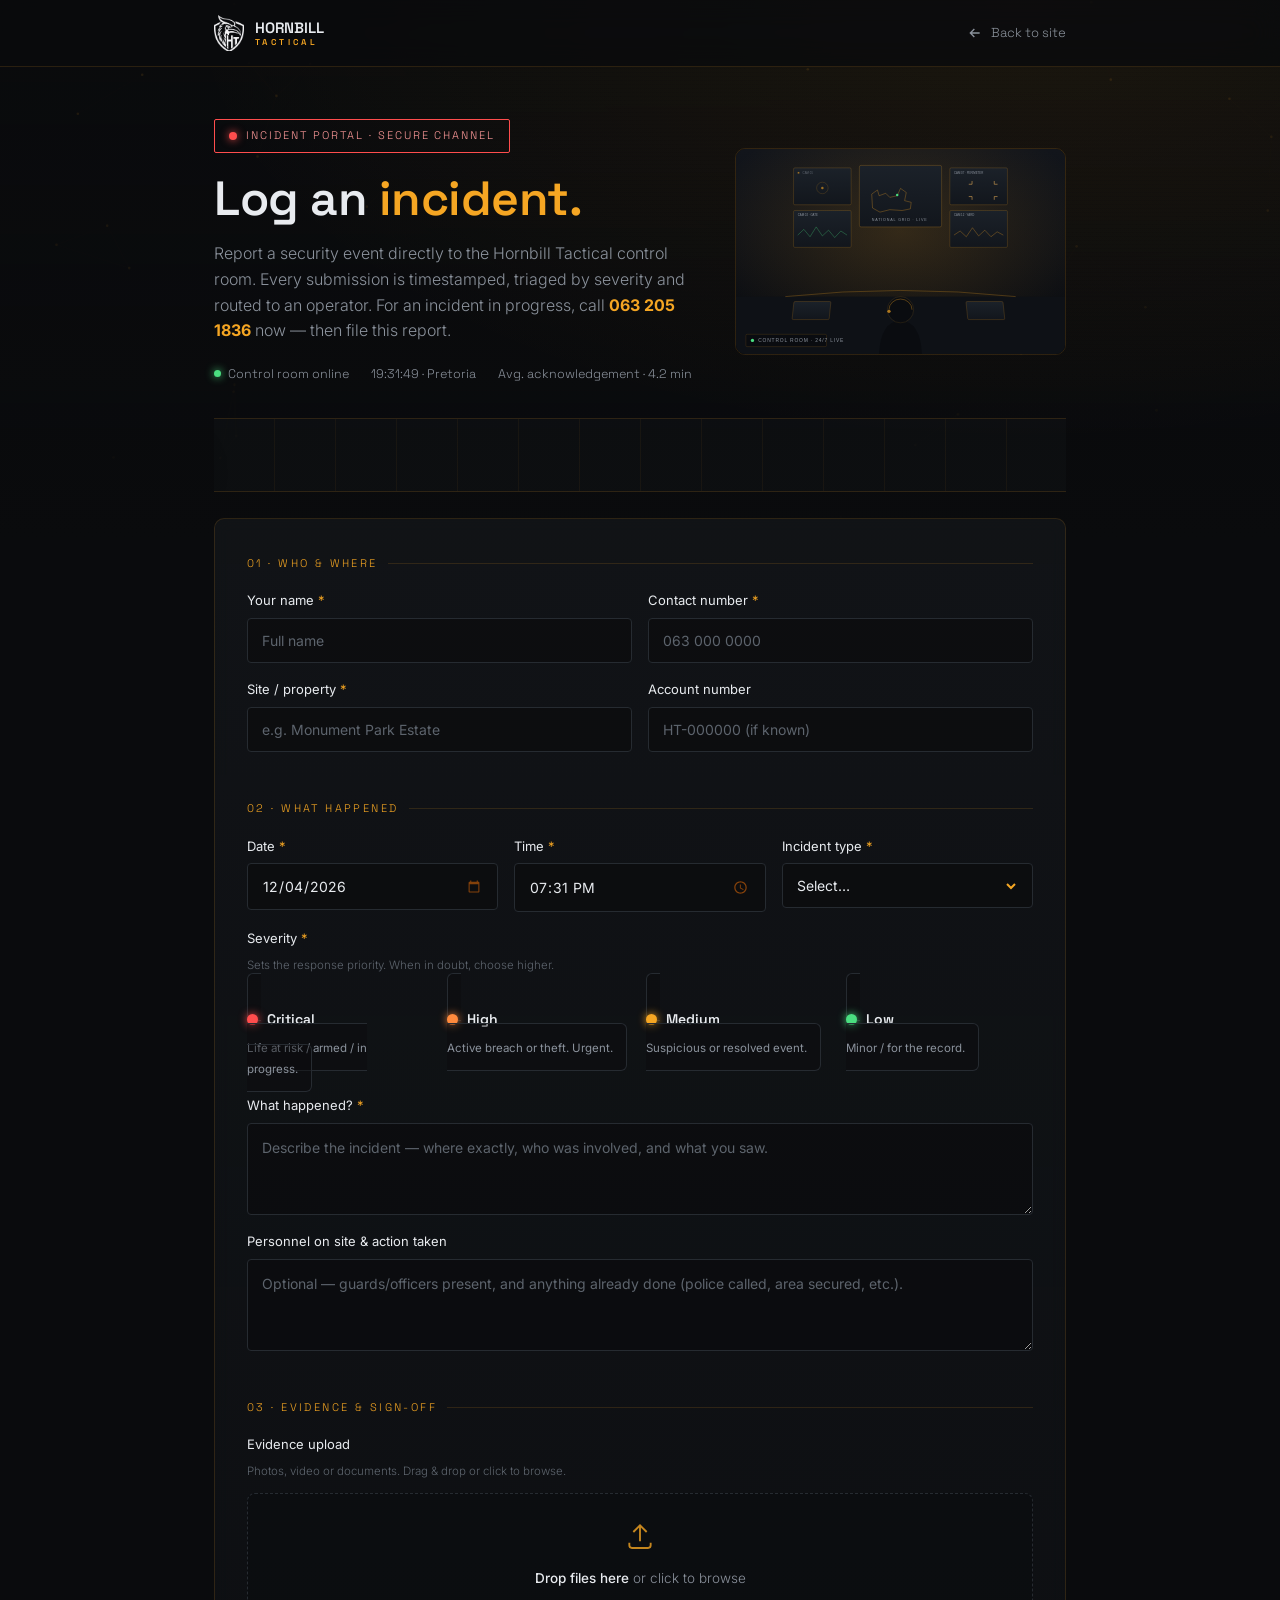
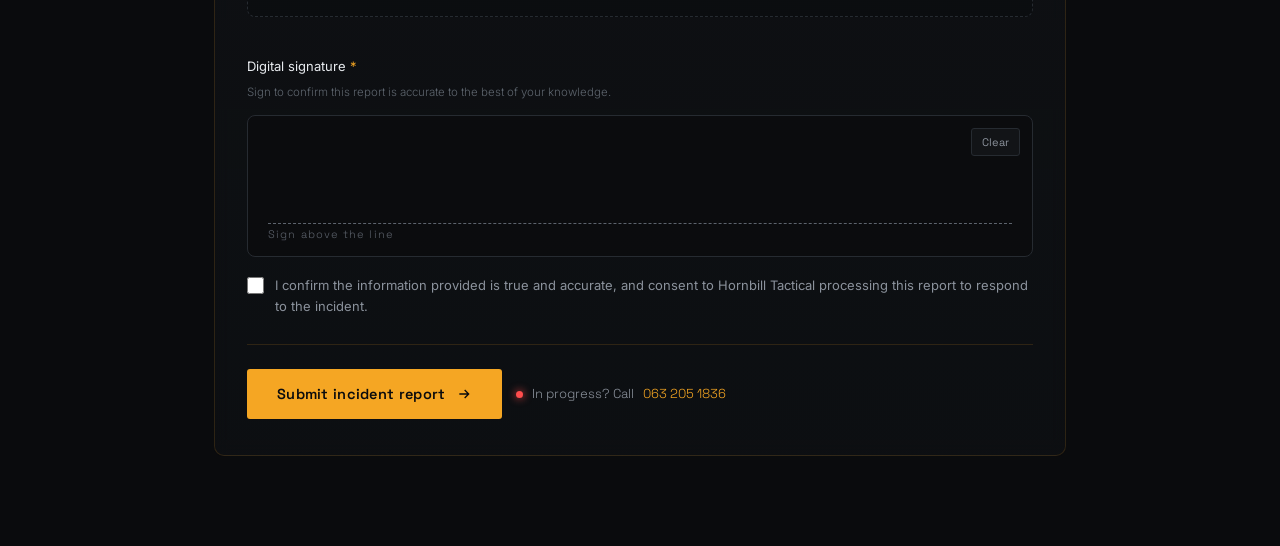
<file: incident.html>
<!DOCTYPE html>
<html lang="en">
<head>
<meta charset="UTF-8" />
<meta name="viewport" content="width=device-width, initial-scale=1.0" />
<title>Log an Incident — Hornbill Tactical Incident Portal</title>
<meta name="description" content="Report a security incident to the Hornbill Tactical control room. Secure, timestamped incident logging with severity triage and evidence upload." />
<meta name="theme-color" content="#0a0b0d" />
<link rel="icon" type="image/png" href="Hornbill_Mark_gold.png" />
<link rel="preconnect" href="https://fonts.googleapis.com" />
<link rel="preconnect" href="https://fonts.gstatic.com" crossorigin />
<link href="https://fonts.googleapis.com/css2?family=Space+Grotesk:wght@400;500;600;700&family=Inter:wght@300;400;500;600&display=swap" rel="stylesheet" />
<style>
  :root{
    --black:#0a0b0d;--char:#14171b;--char-2:#1b1f24;--steel:#262b31;
    --line:rgba(245,166,35,.14);--gold:#F5A623;--gold-2:#FFC15E;--amber-glow:rgba(245,166,35,.5);
    --ink:#e8ebef;--mute:#8b929c;--mute-2:#5d646d;--ok:#4ade80;
    --crit:#ff4d4d;--high:#ff8a3d;--med:#F5A623;--low:#4ade80;
    --font-d:'Space Grotesk',system-ui,sans-serif;--font-b:'Inter',system-ui,sans-serif;
    --ease:cubic-bezier(.22,1,.36,1);
  }
  *{margin:0;padding:0;box-sizing:border-box}
  body{background:var(--black);color:var(--ink);font-family:var(--font-b);font-weight:300;line-height:1.6;-webkit-font-smoothing:antialiased;overflow-x:hidden}
  ::selection{background:var(--gold);color:var(--black)}
  a{color:inherit;text-decoration:none}
  h1,h2,h3{font-family:var(--font-d);font-weight:600;letter-spacing:-.01em;line-height:1.1}
  .mono{font-family:var(--font-d);font-weight:500;letter-spacing:.26em;text-transform:uppercase;font-size:11px}

  #bg{position:fixed;inset:0;z-index:0;width:100%;height:100%}
  .veil{position:fixed;inset:0;z-index:1;pointer-events:none;background:radial-gradient(120% 90% at 80% 0%,rgba(245,166,35,.08),transparent 55%),linear-gradient(180deg,rgba(10,11,13,.65),var(--black) 60%)}
  .scanline{position:fixed;inset:0;z-index:1;pointer-events:none;opacity:.32;background:repeating-linear-gradient(0deg,transparent 0 3px,rgba(0,0,0,.22) 3px 4px);mix-blend-mode:multiply}
  .content{position:relative;z-index:2}

  header{position:sticky;top:0;z-index:50;background:rgba(10,11,13,.78);backdrop-filter:blur(14px);border-bottom:1px solid var(--line)}
  nav{display:flex;align-items:center;justify-content:space-between;height:66px;max-width:900px;margin:0 auto;padding:0 24px}
  .brand{display:flex;align-items:center;gap:11px}
  .brand img{width:30px;height:36px;object-fit:contain}
  .brand .bt{font-family:var(--font-d);font-weight:600;font-size:15px;line-height:1}
  .brand .bt small{display:block;font-size:8.5px;letter-spacing:.4em;color:var(--gold);margin-top:3px}
  .back{display:inline-flex;align-items:center;gap:8px;color:var(--mute);font-size:13px;font-family:var(--font-d);transition:color .3s}
  .back:hover{color:var(--gold)}

  .shell{max-width:900px;margin:0 auto;padding:52px 24px 90px}
  .lede{margin-bottom:34px}
  .badge{display:inline-flex;align-items:center;gap:9px;padding:7px 14px;border:1px solid var(--crit);border-radius:2px;color:#ff9a9a;font-family:var(--font-d);font-size:11px;letter-spacing:.18em;text-transform:uppercase;margin-bottom:20px}
  .badge .rec{width:8px;height:8px;border-radius:50%;background:var(--crit);box-shadow:0 0 8px var(--crit);animation:blink 1.1s infinite}
  @keyframes blink{0%,100%{opacity:1}50%{opacity:.25}}
  .lede h1{font-size:clamp(30px,5vw,48px);margin-bottom:16px}.lede h1 .g{color:var(--gold)}
  .lede p{color:var(--mute);max-width:60ch;font-size:16px}
  .liveinfo{display:flex;gap:22px;flex-wrap:wrap;margin-top:20px;color:var(--mute);font-size:12.5px;font-family:var(--font-d)}
  .liveinfo span{display:inline-flex;align-items:center;gap:7px}
  .liveinfo .live{width:7px;height:7px;border-radius:50%;background:var(--ok);box-shadow:0 0 8px var(--ok);animation:blink 1.4s infinite}

  form{background:linear-gradient(180deg,rgba(20,23,27,.7),rgba(16,19,23,.5));border:1px solid var(--line);border-radius:10px;padding:36px 32px;backdrop-filter:blur(8px)}
  .fs{border:0;padding:0;margin:0 0 32px}.fs:last-of-type{margin-bottom:0}
  .fs > legend{font-family:var(--font-d);font-size:11px;letter-spacing:.22em;text-transform:uppercase;color:var(--gold);margin-bottom:18px;display:flex;align-items:center;gap:10px;width:100%}
  .fs > legend::after{content:"";flex:1;height:1px;background:var(--line)}
  .row{display:grid;grid-template-columns:1fr 1fr;gap:16px;margin-bottom:16px}
  .row.three{grid-template-columns:1fr 1fr 1fr}
  .row.one{grid-template-columns:1fr}
  @media (max-width:640px){.row,.row.three{grid-template-columns:1fr}}
  .field{display:flex;flex-direction:column;gap:7px}
  label{font-size:13px;color:var(--ink);font-weight:400}
  label .req{color:var(--gold)}
  .hint{font-size:11.5px;color:var(--mute-2)}
  input[type=text],input[type=tel],input[type=date],input[type=time],select,textarea{
    width:100%;background:rgba(10,11,13,.6);border:1px solid var(--steel);border-radius:4px;color:var(--ink);
    font-family:var(--font-b);font-size:14px;padding:13px 14px;transition:border-color .25s,box-shadow .25s;outline:none;color-scheme:dark}
  textarea{resize:vertical;min-height:92px;line-height:1.55}
  select{appearance:none;background-image:url("data:image/svg+xml;utf8,<svg xmlns='http://www.w3.org/2000/svg' width='14' height='14' fill='none' stroke='%23F5A623' stroke-width='2'><path d='M3 5l4 4 4-4'/></svg>");background-repeat:no-repeat;background-position:right 14px center;padding-right:38px}
  input[type=date]::-webkit-calendar-picker-indicator,input[type=time]::-webkit-calendar-picker-indicator{filter:invert(72%) sepia(60%) saturate(900%) hue-rotate(350deg);cursor:pointer;opacity:.9}
  input:focus,select:focus,textarea:focus{border-color:var(--gold);box-shadow:0 0 0 3px rgba(245,166,35,.12)}
  input::placeholder,textarea::placeholder{color:var(--mute-2)}
  .err{border-color:var(--crit)!important;box-shadow:0 0 0 3px rgba(255,77,77,.12)!important}
  .errmsg{color:#ff9a9a;font-size:11.5px;display:none}
  .field.invalid .errmsg{display:block}

  .sev-grid{display:grid;grid-template-columns:repeat(4,1fr);gap:12px}
  @media (max-width:640px){.sev-grid{grid-template-columns:repeat(2,1fr)}}
  .sev{position:relative;cursor:pointer}
  .sev input{position:absolute;opacity:0;inset:0;cursor:pointer}
  .sev .box{border:1px solid var(--steel);border-radius:6px;padding:15px 13px;transition:all .25s var(--ease);background:rgba(10,11,13,.4);height:100%}
  .sev .dotrow{display:flex;align-items:center;gap:9px;margin-bottom:7px}
  .sev .dot{width:11px;height:11px;border-radius:50%}
  .sev .nm{font-family:var(--font-d);font-weight:600;font-size:14px}
  .sev .desc{font-size:11.5px;color:var(--mute);line-height:1.4}
  .sev[data-l=critical] .dot{background:var(--crit);box-shadow:0 0 8px var(--crit)}
  .sev[data-l=high] .dot{background:var(--high);box-shadow:0 0 8px var(--high)}
  .sev[data-l=medium] .dot{background:var(--med);box-shadow:0 0 8px var(--med)}
  .sev[data-l=low] .dot{background:var(--low);box-shadow:0 0 8px var(--low)}
  .sev input:checked + .box{background:rgba(245,166,35,.06);transform:translateY(-3px)}
  .sev[data-l=critical] input:checked + .box{border-color:var(--crit);box-shadow:0 0 22px rgba(255,77,77,.28)}
  .sev[data-l=high] input:checked + .box{border-color:var(--high);box-shadow:0 0 22px rgba(255,138,61,.25)}
  .sev[data-l=medium] input:checked + .box{border-color:var(--med);box-shadow:0 0 22px rgba(245,166,35,.25)}
  .sev[data-l=low] input:checked + .box{border-color:var(--low);box-shadow:0 0 22px rgba(74,222,128,.22)}

  .drop{border:1.5px dashed var(--steel);border-radius:8px;padding:26px 20px;text-align:center;transition:all .25s var(--ease);cursor:pointer;background:rgba(10,11,13,.35)}
  .drop.over{border-color:var(--gold);background:rgba(245,166,35,.06)}
  .drop svg{width:32px;height:32px;color:var(--gold);opacity:.8;margin-bottom:8px}
  .drop p{color:var(--mute);font-size:13.5px}.drop b{color:var(--ink);font-weight:500}
  .files{display:flex;flex-wrap:wrap;gap:8px;margin-top:14px}
  .chip{display:inline-flex;align-items:center;gap:8px;padding:7px 11px;border:1px solid var(--line);border-radius:3px;background:rgba(20,23,27,.6);font-size:12px;color:var(--mute)}
  .chip b{color:var(--ink);font-weight:400;max-width:150px;overflow:hidden;text-overflow:ellipsis;white-space:nowrap}
  .chip .x{cursor:pointer;color:var(--mute-2);font-weight:600}.chip .x:hover{color:var(--crit)}

  .sigwrap{position:relative;border:1px solid var(--steel);border-radius:8px;background:rgba(10,11,13,.6);overflow:hidden}
  #sig{display:block;width:100%;height:140px;touch-action:none;cursor:crosshair}
  .sigline{position:absolute;left:20px;right:20px;bottom:32px;border-bottom:1px dashed var(--mute-2);pointer-events:none}
  .sighint{position:absolute;left:20px;bottom:12px;font-size:11px;color:var(--mute-2);font-family:var(--font-d);letter-spacing:.1em;pointer-events:none}
  .sigclear{position:absolute;right:12px;top:12px;background:rgba(20,23,27,.8);border:1px solid var(--steel);color:var(--mute);border-radius:3px;padding:6px 10px;font-size:11px;font-family:var(--font-d);cursor:pointer}
  .sigclear:hover{border-color:var(--gold);color:var(--gold)}

  .check{display:flex;gap:11px;align-items:flex-start;margin-top:4px}
  .check input{width:17px;height:17px;margin-top:2px;accent-color:var(--gold);flex-shrink:0}
  .check label{font-size:13px;color:var(--mute)}

  .actions{display:flex;gap:14px;align-items:center;flex-wrap:wrap;margin-top:28px;padding-top:24px;border-top:1px solid var(--line)}
  .submit{display:inline-flex;align-items:center;gap:11px;background:var(--gold);color:var(--black);border:0;border-radius:3px;font-family:var(--font-d);font-weight:600;font-size:14.5px;letter-spacing:.02em;padding:16px 30px;cursor:pointer;transition:all .3s var(--ease)}
  .submit:hover{box-shadow:0 0 30px var(--amber-glow);transform:translateY(-2px)}
  .callnow{display:inline-flex;align-items:center;gap:9px;color:var(--mute);font-size:13px;font-family:var(--font-d)}
  .callnow a{color:var(--gold)}

  .success{display:none;background:linear-gradient(180deg,rgba(20,23,27,.8),rgba(16,19,23,.6));border:1px solid var(--line);border-radius:10px;padding:46px 40px;text-align:center;backdrop-filter:blur(8px)}
  .success.show{display:block;animation:pop .5s var(--ease)}
  @keyframes pop{from{opacity:0;transform:scale(.97)}to{opacity:1;transform:none}}
  .success .ok{width:74px;height:74px;border-radius:50%;border:2px solid var(--ok);display:flex;align-items:center;justify-content:center;margin:0 auto 22px;box-shadow:0 0 30px rgba(74,222,128,.3)}
  .success .ok svg{width:34px;height:34px;color:var(--ok)}
  .success h2{font-size:28px;margin-bottom:12px}
  .success p{color:var(--mute);max-width:46ch;margin:0 auto 22px}
  .ref{display:inline-block;font-family:var(--font-d);font-weight:600;font-size:20px;letter-spacing:.06em;color:var(--gold);border:1px dashed var(--line);border-radius:5px;padding:12px 22px;margin-bottom:26px}
  .ref small{display:block;font-size:10px;letter-spacing:.24em;color:var(--mute-2);margin-bottom:6px}
  .success .sactions{display:flex;gap:12px;justify-content:center;flex-wrap:wrap}
  .sbtn{display:inline-flex;align-items:center;gap:9px;padding:13px 22px;border-radius:3px;font-family:var(--font-d);font-weight:500;font-size:13.5px;transition:all .3s var(--ease)}
  .sbtn.p{background:var(--gold);color:var(--black)}.sbtn.p:hover{box-shadow:0 0 26px var(--amber-glow)}
  .sbtn.g{border:1px solid var(--steel);color:var(--ink)}.sbtn.g:hover{border-color:var(--gold);color:var(--gold)}
  .escal{margin-top:22px;font-size:12.5px;color:var(--mute)}.escal b{color:#ff9a9a}
  /* lede picture + driving vehicle */
  .lede-grid{display:grid;grid-template-columns:1.25fr .85fr;gap:34px;align-items:center}
  @media (max-width:760px){.lede-grid{grid-template-columns:1fr}.lede-fig{display:none}}
  .lede-fig{position:relative;border:1px solid var(--line);border-radius:10px;overflow:hidden;margin:0}
  .lede-fig img{width:100%;display:block}
  .lede-fig .sweep{position:absolute;top:0;bottom:0;width:38%;left:-40%;background:linear-gradient(90deg,transparent,rgba(245,166,35,.16),transparent);animation:figsweep 5.5s ease-in-out infinite;pointer-events:none}
  @keyframes figsweep{0%{left:-40%}55%,100%{left:120%}}
  .inc-strip{position:relative;height:74px;margin:6px 0 26px;overflow:hidden;border-top:1px solid var(--line);border-bottom:1px solid var(--line);background:rgba(20,23,27,.35)}
  .inc-strip::before{content:"";position:absolute;inset:0;background:repeating-linear-gradient(90deg,transparent 0 60px,rgba(245,166,35,.05) 60px 61px)}
  .inc-car{position:absolute;bottom:4px;left:-16%;width:124px;animation:incdrive 13s linear infinite;filter:drop-shadow(0 8px 12px rgba(0,0,0,.5))}
  .inc-car img{width:100%;display:block}
  @keyframes incdrive{0%{left:-16%}100%{left:114%}}
  @media (prefers-reduced-motion:reduce){.lede-fig .sweep,.inc-car{animation:none}}
</style>
</head>
<body>
<canvas id="bg" aria-hidden="true"></canvas>
<div class="veil"></div><div class="scanline"></div>

<div class="content">
<header>
  <nav>
    <a class="brand" href="index.html"><img src="Hornbill_Mark_white.png" alt="" /><span class="bt">HORNBILL<small>TACTICAL</small></span></a>
    <a class="back" href="index.html"><svg width="16" height="16" viewBox="0 0 24 24" fill="none" stroke="currentColor" stroke-width="2"><path d="M19 12H5M11 6l-6 6 6 6"/></svg>Back to site</a>
  </nav>
</header>

<div class="shell">
  <div class="lede" id="lede">
    <div class="lede-grid">
      <div>
        <span class="badge"><span class="rec"></span>Incident Portal · Secure Channel</span>
        <h1>Log an <span class="g">incident.</span></h1>
        <p>Report a security event directly to the Hornbill Tactical control room. Every submission is timestamped, triaged by severity and routed to an operator. For an incident in progress, call <b style="color:var(--gold)">063 205 1836</b> now — then file this report.</p>
        <div class="liveinfo">
          <span><span class="live"></span>Control room online</span>
          <span id="clock">— · Pretoria</span>
          <span>Avg. acknowledgement · 4.2 min</span>
        </div>
      </div>
      <figure class="lede-fig"><img src="img-control-room.svg" alt="Hornbill Tactical control room — live 24/7" /><span class="sweep"></span></figure>
    </div>
  </div>
  <div class="inc-strip" aria-hidden="true"><div class="inc-car"><img src="img-patrol-vehicle.svg" alt="" /></div></div>

  <form id="incidentForm" novalidate>
    <!-- 1 · Who & where -->
    <fieldset class="fs">
      <legend>01 · Who &amp; where</legend>
      <div class="row">
        <div class="field"><label>Your name <span class="req">*</span></label><input type="text" name="reporter" required placeholder="Full name" /><span class="errmsg">Please enter your name.</span></div>
        <div class="field"><label>Contact number <span class="req">*</span></label><input type="tel" name="phone" required placeholder="063 000 0000" /><span class="errmsg">Please enter a contact number.</span></div>
      </div>
      <div class="row">
        <div class="field"><label>Site / property <span class="req">*</span></label><input type="text" name="site" required placeholder="e.g. Monument Park Estate" /><span class="errmsg">Please enter the site name.</span></div>
        <div class="field"><label>Account number</label><input type="text" name="account" placeholder="HT-000000 (if known)" /></div>
      </div>
    </fieldset>

    <!-- 2 · What happened -->
    <fieldset class="fs">
      <legend>02 · What happened</legend>
      <div class="row three">
        <div class="field"><label>Date <span class="req">*</span></label><input type="date" name="date" required /><span class="errmsg">Select a date.</span></div>
        <div class="field"><label>Time <span class="req">*</span></label><input type="time" name="time" required /><span class="errmsg">Select a time.</span></div>
        <div class="field"><label>Incident type <span class="req">*</span></label>
          <select name="type" required>
            <option value="" disabled selected>Select…</option>
            <option>Intrusion / Perimeter breach</option>
            <option>Theft / Burglary</option>
            <option>Armed robbery</option>
            <option>Suspicious activity</option>
            <option>Trespassing / Loitering</option>
            <option>Vandalism / Property damage</option>
            <option>Alarm activation</option>
            <option>Vehicle incident</option>
            <option>Access control breach</option>
            <option>Medical emergency</option>
            <option>Fire / Hazard</option>
            <option>Other</option>
          </select><span class="errmsg">Select a type.</span>
        </div>
      </div>

      <div class="field" style="margin-bottom:16px">
        <label>Severity <span class="req">*</span></label>
        <span class="hint">Sets the response priority. When in doubt, choose higher.</span>
        <div class="sev-grid" style="margin-top:6px">
          <label class="sev" data-l="critical"><input type="radio" name="severity" value="Critical" required /><span class="box"><span class="dotrow"><span class="dot"></span><span class="nm">Critical</span></span><span class="desc">Life at risk / armed / in progress.</span></span></label>
          <label class="sev" data-l="high"><input type="radio" name="severity" value="High" /><span class="box"><span class="dotrow"><span class="dot"></span><span class="nm">High</span></span><span class="desc">Active breach or theft. Urgent.</span></span></label>
          <label class="sev" data-l="medium"><input type="radio" name="severity" value="Medium" /><span class="box"><span class="dotrow"><span class="dot"></span><span class="nm">Medium</span></span><span class="desc">Suspicious or resolved event.</span></span></label>
          <label class="sev" data-l="low"><input type="radio" name="severity" value="Low" /><span class="box"><span class="dotrow"><span class="dot"></span><span class="nm">Low</span></span><span class="desc">Minor / for the record.</span></span></label>
        </div>
        <span class="errmsg" style="margin-top:8px">Please select a severity level.</span>
      </div>

      <div class="row one">
        <div class="field"><label>What happened? <span class="req">*</span></label><textarea name="description" required placeholder="Describe the incident — where exactly, who was involved, and what you saw."></textarea><span class="errmsg">Please describe the incident.</span></div>
      </div>
      <div class="row one">
        <div class="field"><label>Personnel on site &amp; action taken</label><textarea name="details" placeholder="Optional — guards/officers present, and anything already done (police called, area secured, etc.)."></textarea></div>
      </div>
    </fieldset>

    <!-- 3 · Evidence & sign-off -->
    <fieldset class="fs">
      <legend>03 · Evidence &amp; sign-off</legend>
      <div class="field" style="margin-bottom:18px">
        <label>Evidence upload</label>
        <span class="hint">Photos, video or documents. Drag &amp; drop or click to browse.</span>
        <div class="drop" id="drop" style="margin-top:6px">
          <svg viewBox="0 0 24 24" fill="none" stroke="currentColor" stroke-width="1.4"><path d="M12 16V4M7 9l5-5 5 5"/><path d="M4 17v2a2 2 0 002 2h12a2 2 0 002-2v-2"/></svg>
          <p><b>Drop files here</b> or click to browse</p>
        </div>
        <input type="file" id="fileInput" multiple accept="image/*,video/*,.pdf,.doc,.docx" style="display:none" />
        <div class="files" id="fileList"></div>
      </div>

      <div class="field" style="margin-bottom:18px">
        <label>Digital signature <span class="req">*</span></label>
        <span class="hint">Sign to confirm this report is accurate to the best of your knowledge.</span>
        <div class="sigwrap" style="margin-top:6px">
          <canvas id="sig"></canvas>
          <div class="sigline"></div><div class="sighint">Sign above the line</div>
          <button type="button" class="sigclear" id="sigClear">Clear</button>
        </div>
        <span class="errmsg" id="sigErr">Please provide a signature.</span>
      </div>

      <div class="check"><input type="checkbox" name="consent" id="consent" required /><label for="consent">I confirm the information provided is true and accurate, and consent to Hornbill Tactical processing this report to respond to the incident.</label></div>
    </fieldset>

    <div class="actions">
      <button type="submit" class="submit">Submit incident report
        <svg width="16" height="16" viewBox="0 0 24 24" fill="none" stroke="currentColor" stroke-width="2"><path d="M5 12h14M13 6l6 6-6 6"/></svg>
      </button>
      <span class="callnow"><span style="width:7px;height:7px;border-radius:50%;background:var(--crit);box-shadow:0 0 8px var(--crit);display:inline-block"></span>In progress? Call <a href="tel:+27632051836">063 205 1836</a></span>
    </div>
  </form>

  <div class="success" id="success">
    <div class="ok"><svg viewBox="0 0 24 24" fill="none" stroke="currentColor" stroke-width="2.2"><path d="M20 6L9 17l-5-5"/></svg></div>
    <h2>Incident logged.</h2>
    <p id="succMsg">Your report has reached the Hornbill Tactical control room. An operator will acknowledge it shortly.</p>
    <div class="ref"><small>Reference number</small><span id="refNo">HT-…</span></div>
    <div class="sactions">
      <a class="sbtn p" id="mailBtn" href="#">Email a copy to the control room</a>
      <a class="sbtn g" id="dlBtn" href="#" download>Download report</a>
      <a class="sbtn g" href="index.html">Return to site</a>
    </div>
    <div class="escal" id="escal"></div>
  </div>
</div>
</div>

<script>
(function(){
  "use strict";
  var reduce=matchMedia&&matchMedia('(prefers-reduced-motion: reduce)').matches;

  function tick(){var d=new Date();var t=d.toLocaleTimeString('en-ZA',{hour:'2-digit',minute:'2-digit',second:'2-digit',hour12:false});var el=document.getElementById('clock');if(el)el.textContent=t+' · Pretoria';}
  tick();setInterval(tick,1000);
  // prefill date+time with now (fully editable)
  (function(){var d=new Date(),p=function(n){return(''+n).padStart(2,'0');};
    var df=document.querySelector('[name=date]'),tf=document.querySelector('[name=time]');
    if(df)df.value=d.getFullYear()+'-'+p(d.getMonth()+1)+'-'+p(d.getDate());
    if(tf)tf.value=p(d.getHours())+':'+p(d.getMinutes());
    if(df)df.max=df.value; // can't be in the future
  })();

  /* background particle field */
  var bg=document.getElementById('bg'),bx=bg.getContext('2d'),W,H,pts=[],DPR=Math.min(2,devicePixelRatio||1);
  function rz(){W=innerWidth;H=innerHeight;bg.width=W*DPR;bg.height=H*DPR;bx.setTransform(DPR,0,0,DPR,0,0);pts=[];var n=Math.min(90,Math.floor(W/16));for(var i=0;i<n;i++)pts.push({x:Math.random()*W,y:Math.random()*H,vx:(Math.random()-.5)*.18,vy:(Math.random()-.5)*.18});}
  rz();addEventListener('resize',rz);
  function bgDraw(){bx.clearRect(0,0,W,H);pts.forEach(function(p){if(!reduce){p.x+=p.vx;p.y+=p.vy;}if(p.x<0||p.x>W)p.vx*=-1;if(p.y<0||p.y>H)p.vy*=-1;});
    for(var i=0;i<pts.length;i++)for(var j=i+1;j<pts.length;j++){var a=pts[i],b=pts[j],d=Math.hypot(a.x-b.x,a.y-b.y);if(d<120){bx.beginPath();bx.moveTo(a.x,a.y);bx.lineTo(b.x,b.y);bx.strokeStyle='rgba(245,166,35,'+(0.06*(1-d/120))+')';bx.lineWidth=1;bx.stroke();}}
    pts.forEach(function(p){bx.beginPath();bx.arc(p.x,p.y,1.3,0,Math.PI*2);bx.fillStyle='rgba(245,166,35,.35)';bx.fill();});
    requestAnimationFrame(bgDraw);}
  requestAnimationFrame(bgDraw);

  /* evidence upload */
  var drop=document.getElementById('drop'),fileInput=document.getElementById('fileInput'),fileList=document.getElementById('fileList'),files=[];
  drop.addEventListener('click',function(){fileInput.click();});
  ['dragenter','dragover'].forEach(function(e){drop.addEventListener(e,function(ev){ev.preventDefault();drop.classList.add('over');});});
  ['dragleave','drop'].forEach(function(e){drop.addEventListener(e,function(ev){ev.preventDefault();drop.classList.remove('over');});});
  drop.addEventListener('drop',function(ev){addFiles(ev.dataTransfer.files);});
  fileInput.addEventListener('change',function(){addFiles(fileInput.files);});
  function addFiles(fl){for(var i=0;i<fl.length;i++)files.push(fl[i]);render();}
  function render(){fileList.innerHTML='';files.forEach(function(f,i){var c=document.createElement('div');c.className='chip';c.innerHTML='<svg width="13" height="13" viewBox="0 0 24 24" fill="none" stroke="#F5A623" stroke-width="1.6"><path d="M14 2H6a2 2 0 00-2 2v16a2 2 0 002 2h12a2 2 0 002-2V8z"/><path d="M14 2v6h6"/></svg><b>'+f.name+'</b><span class="x" data-i="'+i+'">✕</span>';fileList.appendChild(c);});
    fileList.querySelectorAll('.x').forEach(function(x){x.addEventListener('click',function(){files.splice(+x.getAttribute('data-i'),1);render();});});}

  /* signature pad */
  var sig=document.getElementById('sig'),sx=sig.getContext('2d'),drawing=false,hasSig=false,last=null;
  function sigSize(){var r=sig.getBoundingClientRect();sig.width=r.width*DPR;sig.height=r.height*DPR;sx.setTransform(DPR,0,0,DPR,0,0);sx.strokeStyle='#F5A623';sx.lineWidth=2;sx.lineCap='round';sx.lineJoin='round';}
  setTimeout(sigSize,60);addEventListener('resize',function(){sigSize();hasSig=false;});
  function pos(e){var r=sig.getBoundingClientRect();var p=e.touches?e.touches[0]:e;return{x:p.clientX-r.left,y:p.clientY-r.top};}
  function start(e){e.preventDefault();drawing=true;last=pos(e);}
  function move(e){if(!drawing)return;e.preventDefault();var p=pos(e);sx.beginPath();sx.moveTo(last.x,last.y);sx.lineTo(p.x,p.y);sx.stroke();last=p;hasSig=true;var f=sig.closest('.field');if(f)f.classList.remove('invalid');}
  function end(){drawing=false;}
  sig.addEventListener('mousedown',start);sig.addEventListener('mousemove',move);addEventListener('mouseup',end);
  sig.addEventListener('touchstart',start,{passive:false});sig.addEventListener('touchmove',move,{passive:false});sig.addEventListener('touchend',end);
  document.getElementById('sigClear').addEventListener('click',function(){sx.clearRect(0,0,sig.width,sig.height);hasSig=false;});

  /* validation + submit */
  var form=document.getElementById('incidentForm');
  function markField(el,bad){var f=el.closest('.field');if(!f)return;f.classList.toggle('invalid',bad);el.classList.toggle('err',bad);}
  form.addEventListener('submit',function(e){
    e.preventDefault();
    var ok=true,firstBad=null;
    form.querySelectorAll('[required]').forEach(function(el){
      if(el.type==='radio'){if(!form.querySelector('input[name="'+el.name+'"]:checked')){ok=false;var g=el.closest('.field');if(g)g.classList.add('invalid');if(!firstBad)firstBad=el;}return;}
      if(el.type==='checkbox'){if(!el.checked){ok=false;el.style.outline='2px solid var(--crit)';if(!firstBad)firstBad=el;}else el.style.outline='';return;}
      var bad=!el.value.trim();markField(el,bad);if(bad){ok=false;if(!firstBad)firstBad=el;}
    });
    var sigField=sig.closest('.field');
    if(!hasSig){ok=false;sigField.classList.add('invalid');if(!firstBad)firstBad=sig;}else sigField.classList.remove('invalid');
    if(!ok){if(firstBad&&firstBad.scrollIntoView)firstBad.scrollIntoView({behavior:'smooth',block:'center'});return;}

    var data=new FormData(form),obj={};data.forEach(function(v,k){obj[k]=v;});
    var d=new Date(),pad=function(n){return(''+n).padStart(2,'0');};
    var ref='HT-'+d.getFullYear()+pad(d.getMonth()+1)+pad(d.getDate())+'-'+Math.floor(1000+Math.random()*9000);
    obj.reference=ref;obj.filed=d.toISOString();obj.evidence=files.map(function(f){return f.name;});
    var when=(obj.date||'')+' '+(obj.time||'');

    document.getElementById('refNo').textContent=ref;
    var sev=obj.severity||'—';
    document.getElementById('succMsg').textContent='Your '+sev.toLowerCase()+'-severity report on "'+(obj.site||'your site')+'" has reached the Hornbill Tactical control room. An operator will acknowledge it shortly.';
    var escal=document.getElementById('escal');
    if(sev==='Critical'||sev==='High'){escal.innerHTML='<b>'+sev+' severity</b> — flagged for immediate dispatch. If the incident is in progress, call <b style="color:var(--gold)">063 205 1836</b> now.';}
    else{escal.innerHTML='Logged for review. Keep your reference number for follow-up.';}

    var body='HORNBILL TACTICAL — INCIDENT REPORT%0D%0A========================================%0D%0A'+
      'Reference: '+ref+'%0D%0AFiled: '+d.toLocaleString('en-ZA')+'%0D%0ASeverity: '+sev+'%0D%0A%0D%0A'+
      'Reporter: '+(obj.reporter||'')+'%0D%0APhone: '+(obj.phone||'')+'%0D%0A'+
      'Site: '+(obj.site||'')+'%0D%0AAccount: '+(obj.account||'')+'%0D%0A%0D%0A'+
      'Incident date/time: '+when+'%0D%0AType: '+(obj.type||'')+'%0D%0A%0D%0A'+
      'What happened:%0D%0A'+encodeURIComponent(obj.description||'')+'%0D%0A%0D%0A'+
      'Personnel / action taken:%0D%0A'+encodeURIComponent(obj.details||'')+'%0D%0A%0D%0A'+
      'Evidence files: '+(obj.evidence.length?obj.evidence.join(', '):'none attached')+'%0D%0A';
    document.getElementById('mailBtn').href='mailto:nyiko@hornbillholdings.co.za?subject='+encodeURIComponent('['+sev+'] Incident '+ref+' — '+(obj.site||''))+'&body='+body;

    var txt='HORNBILL TACTICAL — INCIDENT REPORT\n=====================================\n'+
      'Reference: '+ref+'\nFiled: '+d.toLocaleString('en-ZA')+'\nSeverity: '+sev+'\n\n'+
      'Reporter: '+(obj.reporter||'')+'\nPhone: '+(obj.phone||'')+'\n'+
      'Site: '+(obj.site||'')+'\nAccount: '+(obj.account||'')+'\n\n'+
      'Incident date/time: '+when+'\nType: '+(obj.type||'')+'\n\n'+
      'What happened:\n'+(obj.description||'')+'\n\nPersonnel / action taken:\n'+(obj.details||'')+'\n\n'+
      'Evidence files: '+(obj.evidence.length?obj.evidence.join(', '):'none attached')+'\n';
    var blob=new Blob([txt],{type:'text/plain'});
    var dl=document.getElementById('dlBtn');dl.href=URL.createObjectURL(blob);dl.setAttribute('download',ref+'.txt');

    // ---- LIVE send to the control room as a formatted table ----
    try{
      fetch('https://formsubmit.co/ajax/nyiko@hornbillholdings.co.za',{
        method:'POST',headers:{'Content-Type':'application/json',Accept:'application/json'},
        body:JSON.stringify({
          _subject:'['+sev+'] Incident '+ref+' — '+(obj.site||''),
          _template:'table',
          Reference:ref,'Filed':d.toLocaleString('en-ZA'),Severity:sev,
          Reporter:obj.reporter||'',Phone:obj.phone||'',Site:obj.site||'',Account:obj.account||'—',
          'Date & time':when,Type:obj.type||'',
          'What happened':obj.description||'','Personnel / action taken':obj.details||'—',
          Evidence:(obj.evidence.length?obj.evidence.join(', '):'none attached')
        })
      }).catch(function(){});
    }catch(e){}

    document.getElementById('lede').style.display='none';form.style.display='none';
    document.getElementById('success').classList.add('show');
    window.scrollTo({top:0,behavior:'smooth'});
  });
  form.addEventListener('input',function(e){var el=e.target;if(el.closest('.field'))markField(el,false);if(el.type==='checkbox')el.style.outline='';});
  form.querySelectorAll('input[name=severity]').forEach(function(r){r.addEventListener('change',function(){var f=r.closest('.field');if(f)f.classList.remove('invalid');});});
})();
</script>
</body>
</html>
</file>
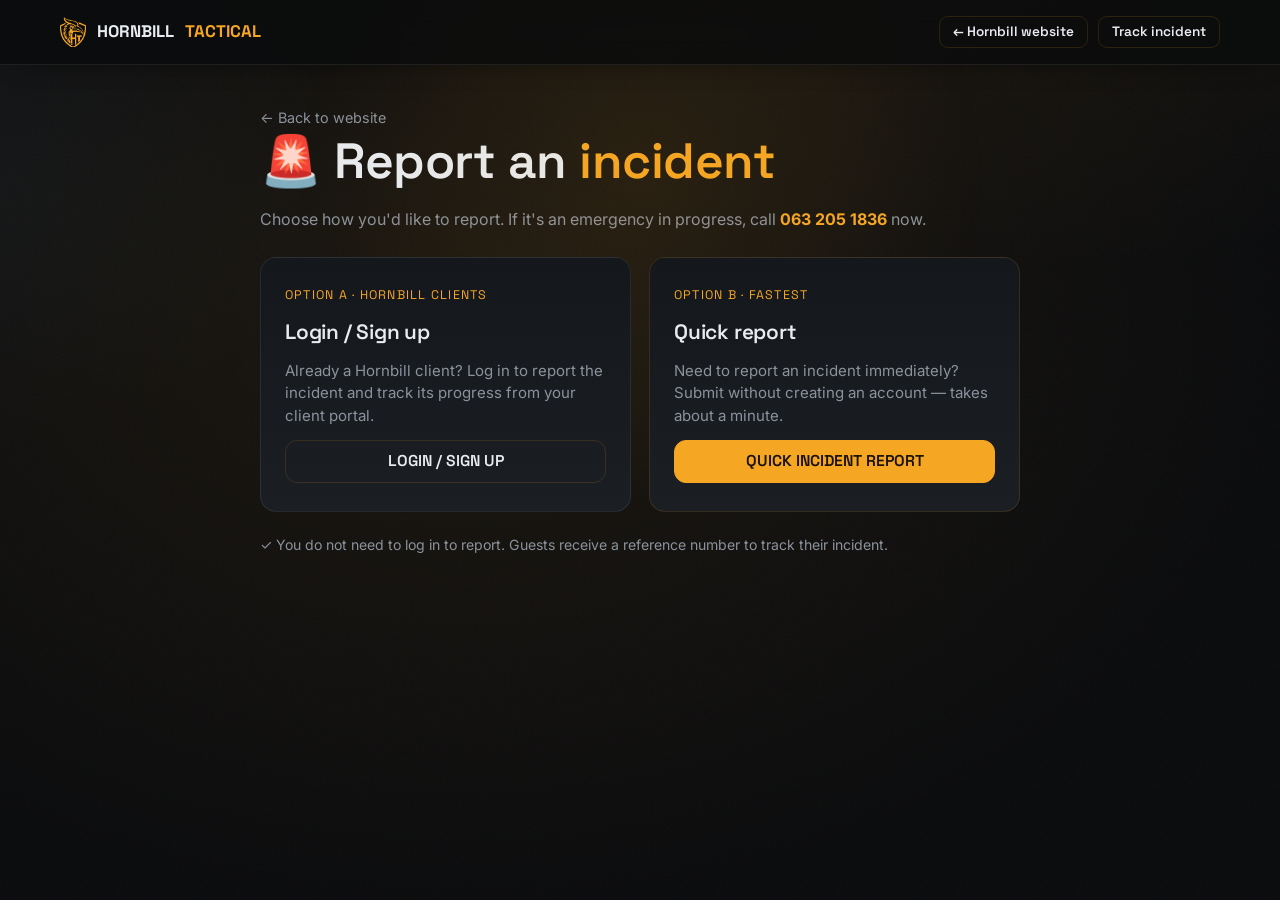
<file: platform/report.html>
<!doctype html>
<html lang="en">
<head>
<meta charset="utf-8">
<meta name="viewport" content="width=device-width,initial-scale=1">
<title>Report an Incident — Hornbill Tactical</title>
<link rel="preconnect" href="https://fonts.googleapis.com"><link rel="preconnect" href="https://fonts.gstatic.com" crossorigin>
<link href="https://fonts.googleapis.com/css2?family=Space+Grotesk:wght@400;500;600;700&family=Inter:wght@300;400;500;600&display=swap" rel="stylesheet">
<link rel="stylesheet" href="styles.css">
<style>
.choose{max-width:760px;margin:0 auto;padding:40px 0}
.opts{display:grid;grid-template-columns:1fr 1fr;gap:18px;margin-top:26px}
@media(max-width:620px){.opts{grid-template-columns:1fr}}
.opt{padding:28px 24px;border-radius:16px;border:1px solid var(--line2);background:linear-gradient(180deg,var(--char),var(--steel2));display:flex;flex-direction:column;gap:12px}
.opt.b{border-color:var(--line)}
.opt h3{margin:0;font-size:1.3rem}
.opt p{color:var(--mute);font-size:.94rem;flex:1;margin:0}
.opt .tagline{font-family:var(--font-d);font-size:.78rem;text-transform:uppercase;letter-spacing:.1em;color:var(--gold)}
.back{color:var(--mute);font-size:.9rem;display:inline-flex;gap:6px;margin-bottom:6px}
</style>
</head>
<body>
<div class="spotlight"></div>
<header class="nav"><div class="wrap">
  <a class="brand" href="../index.html"><img src="assets/Hornbill_Mark_gold.png" alt=""> HORNBILL <b>TACTICAL</b></a>
  <div class="nav-actions">
    <a class="btn btn-ghost btn-sm" href="../index.html">← Hornbill website</a>
    <a class="btn btn-ghost btn-sm" href="track.html">Track incident</a>
  </div>
</div></header>

<div class="wrap"><div class="choose">
  <a class="back" href="../index.html">← Back to website</a>
  <h1>🚨 Report an <span class="g">incident</span></h1>
  <p class="mute">Choose how you'd like to report. If it's an emergency in progress, call <b id="ph" class="g"></b> now.</p>

  <div class="opts">
    <div class="opt">
      <span class="tagline">Option A · Hornbill clients</span>
      <h3>Login / Sign up</h3>
      <p>Already a Hornbill client? Log in to report the incident and track its progress from your client portal.</p>
      <a class="btn btn-ghost btn-block" href="client/login.html">LOGIN / SIGN UP</a>
    </div>
    <div class="opt b">
      <span class="tagline">Option B · Fastest</span>
      <h3>Quick report</h3>
      <p>Need to report an incident immediately? Submit without creating an account — takes about a minute.</p>
      <a class="btn btn-primary btn-block" href="quick-report.html">QUICK INCIDENT REPORT</a>
    </div>
  </div>
  <p class="mute" style="margin-top:22px;font-size:.88rem">✓ You do not need to log in to report. Guests receive a reference number to track their incident.</p>
</div></div>

<script src="config.js"></script>
<script>
document.getElementById("ph").textContent=window.HT_CONFIG.EMERGENCY;
// Carry QR "site" context through to the report + login links
const site=new URLSearchParams(location.search).get("site");
if(site){document.querySelectorAll("a.btn").forEach(a=>{
  const href=a.getAttribute("href");
  if(href&&(href.includes("quick-report.html")||href.includes("login.html"))){
    a.setAttribute("href",href+(href.includes("?")?"&":"?")+"site="+encodeURIComponent(site));}
});
}
</script>
<script src="fx.js"></script>
</body>
</html>
</file>
<file: platform/styles.css>
/* ============ HORNBILL TACTICAL — PLATFORM THEME ============ */
:root{
  --black:#0a0b0d; --char:#14171b; --steel:#262b31; --steel2:#1b1f24;
  --line:rgba(245,166,35,.14); --line2:rgba(255,255,255,.08);
  --gold:#F5A623; --amber-glow:rgba(245,166,35,.55);
  --ink:#e8ebef; --mute:#8b929c; --mute2:#6b7280;
  --ok:#4ade80; --crit:#ff4d4d; --high:#ff8a3d; --med:#F5A623; --low:#4ade80; --info:#5aa9ff;
  --font-d:'Space Grotesk',system-ui,sans-serif; --font-b:'Inter',system-ui,sans-serif;
  --ease:cubic-bezier(.22,1,.36,1); --r:14px; --maxw:1200px;
}
*{box-sizing:border-box}
html,body{margin:0;padding:0}
body{
  font-family:var(--font-b); background:var(--black); color:var(--ink);
  -webkit-font-smoothing:antialiased; line-height:1.5; min-height:100vh;
  background-image:radial-gradient(1200px 600px at 80% -10%,rgba(245,166,35,.06),transparent 60%),
    radial-gradient(900px 500px at -10% 20%,rgba(90,169,255,.05),transparent 55%);
}
a{color:inherit;text-decoration:none}
h1,h2,h3,h4{font-family:var(--font-d);font-weight:600;letter-spacing:-.01em;margin:0 0 .4em}
h1{font-size:clamp(1.9rem,5vw,3.1rem);line-height:1.05}
.g{color:var(--gold)}
.mute{color:var(--mute)}
small{color:var(--mute)}
.wrap{max-width:var(--maxw);margin:0 auto;padding:0 20px}
.center{text-align:center}
hr{border:0;border-top:1px solid var(--line2);margin:22px 0}

/* ---- Buttons ---- */
.btn{display:inline-flex;align-items:center;justify-content:center;gap:.5em;
  font-family:var(--font-d);font-weight:600;font-size:.98rem;padding:13px 20px;border-radius:12px;
  border:1px solid transparent;cursor:pointer;transition:.25s var(--ease);white-space:nowrap;line-height:1}
.btn:active{transform:translateY(1px)}
.btn-primary{background:var(--gold);color:#1a1205;border-color:var(--gold)}
.btn-primary:hover{box-shadow:0 8px 30px -8px var(--amber-glow);filter:brightness(1.06)}
.btn-ghost{background:transparent;color:var(--ink);border-color:var(--line)}
.btn-ghost:hover{border-color:var(--gold);color:var(--gold)}
.btn-steel{background:var(--steel);color:var(--ink);border-color:var(--line2)}
.btn-steel:hover{background:#2f363d}
.btn-danger{background:var(--crit);color:#fff}
.btn-danger:hover{filter:brightness(1.08)}
.btn-lg{padding:18px 28px;font-size:1.1rem;border-radius:14px}
.btn-sm{padding:8px 13px;font-size:.85rem;border-radius:9px}
.btn-block{display:flex;width:100%}
.btn[disabled]{opacity:.55;cursor:not-allowed}
.btn-report{background:linear-gradient(180deg,#ff5b4d,#e0362b);color:#fff;border:0;
  box-shadow:0 10px 34px -10px rgba(255,77,77,.7)}
.btn-report:hover{filter:brightness(1.07);box-shadow:0 14px 40px -10px rgba(255,77,77,.85)}

/* ---- Cards ---- */
.card{background:linear-gradient(180deg,var(--char),var(--steel2));border:1px solid var(--line2);
  border-radius:var(--r);padding:22px}
.card.gold{border-color:var(--line)}
.card:where(.hover):hover{border-color:var(--gold);transition:.25s}
.grid{display:grid;gap:16px}
.g2{grid-template-columns:repeat(2,1fr)}
.g3{grid-template-columns:repeat(3,1fr)}
.g4{grid-template-columns:repeat(4,1fr)}
@media(max-width:900px){.g3,.g4{grid-template-columns:repeat(2,1fr)}}
@media(max-width:560px){.g2,.g3,.g4{grid-template-columns:1fr}}

/* ---- Stat tiles ---- */
.stat{background:var(--steel2);border:1px solid var(--line2);border-radius:12px;padding:16px 18px}
.stat .n{font-family:var(--font-d);font-size:2rem;font-weight:700;line-height:1}
.stat .l{color:var(--mute);font-size:.82rem;margin-top:6px;text-transform:uppercase;letter-spacing:.05em}
.stat.accent .n{color:var(--gold)}

/* ---- Badges ---- */
.badge{display:inline-flex;align-items:center;gap:.4em;font-family:var(--font-d);font-weight:600;
  font-size:.72rem;padding:4px 10px;border-radius:999px;border:1px solid var(--line2);
  text-transform:uppercase;letter-spacing:.04em;white-space:nowrap}
.dot{width:8px;height:8px;border-radius:50%;display:inline-block}

/* ---- Forms ---- */
label{display:block;font-size:.85rem;color:var(--mute);margin:0 0 6px;font-weight:500}
.field{margin-bottom:16px}
input,select,textarea{width:100%;background:var(--black);border:1px solid var(--line2);color:var(--ink);
  border-radius:11px;padding:13px 14px;font-family:var(--font-b);font-size:1rem;transition:.2s}
input:focus,select:focus,textarea:focus{outline:none;border-color:var(--gold);box-shadow:0 0 0 3px rgba(245,166,35,.14)}
textarea{min-height:110px;resize:vertical}
select{appearance:none;background-image:url("data:image/svg+xml,%3Csvg xmlns='http://www.w3.org/2000/svg' width='12' height='8' viewBox='0 0 12 8'%3E%3Cpath fill='%238b929c' d='M6 8 0 0h12z'/%3E%3C/svg%3E");
  background-repeat:no-repeat;background-position:right 14px center;padding-right:36px}
.row{display:flex;gap:14px}.row>*{flex:1}
@media(max-width:560px){.row{flex-direction:column;gap:0}}
.check{display:flex;align-items:center;gap:10px;color:var(--ink);font-size:.92rem;cursor:pointer}
.check input{width:auto}
.hint{font-size:.8rem;color:var(--mute2);margin-top:5px}
.err{color:var(--crit);font-size:.85rem;margin-top:8px;min-height:1em}
.ok{color:var(--ok)}

/* ---- Top nav ---- */
.nav{position:sticky;top:0;z-index:40;background:rgba(10,11,13,.82);backdrop-filter:blur(12px);
  border-bottom:1px solid var(--line2)}
.nav .wrap{display:flex;align-items:center;justify-content:space-between;height:64px}
.brand{display:flex;align-items:center;gap:11px;font-family:var(--font-d);font-weight:700;font-size:1.05rem}
.brand img{height:30px;width:auto}
.brand b{color:var(--gold)}
.nav-actions{display:flex;align-items:center;gap:10px}
.pill{font-size:.8rem;color:var(--mute);padding:6px 12px;border:1px solid var(--line2);border-radius:999px}

/* ---- Tables ---- */
.table{width:100%;border-collapse:collapse;font-size:.9rem}
.table th{text-align:left;color:var(--mute);font-family:var(--font-d);font-weight:600;font-size:.75rem;
  text-transform:uppercase;letter-spacing:.05em;padding:11px 12px;border-bottom:1px solid var(--line2)}
.table td{padding:12px;border-bottom:1px solid rgba(255,255,255,.05);vertical-align:middle}
.table tr:hover td{background:rgba(245,166,35,.03)}
.table .ref{font-family:var(--font-d);color:var(--gold);font-weight:600}
.clickable{cursor:pointer}
.tablewrap{overflow-x:auto;border:1px solid var(--line2);border-radius:12px}

/* ---- Timeline ---- */
.timeline{position:relative;margin:10px 0;padding-left:8px}
.tl-item{position:relative;padding:0 0 24px 30px;border-left:2px solid var(--steel)}
.tl-item:last-child{border-left-color:transparent;padding-bottom:4px}
.tl-item::before{content:"";position:absolute;left:-8px;top:2px;width:14px;height:14px;border-radius:50%;
  background:var(--steel);border:2px solid var(--black)}
.tl-item.done::before{background:var(--gold);box-shadow:0 0 0 4px rgba(245,166,35,.15)}
.tl-item.current::before{background:var(--info);box-shadow:0 0 0 4px rgba(90,169,255,.2)}
.tl-item .t{font-family:var(--font-d);font-weight:600}
.tl-item .d{color:var(--mute);font-size:.82rem;margin-top:2px}
.tl-item .note{color:var(--ink);font-size:.9rem;margin-top:4px;opacity:.85}

/* ---- Updates / notes ---- */
.note-card{border-radius:11px;padding:14px 16px;margin-bottom:12px;border:1px solid var(--line2)}
.note-client{background:rgba(90,169,255,.06);border-color:rgba(90,169,255,.25)}
.note-internal{background:rgba(245,166,35,.05);border-color:var(--line)}
.note-card .who{font-size:.78rem;color:var(--mute);margin-bottom:5px;display:flex;justify-content:space-between}
.note-tag{font-family:var(--font-d);font-weight:700;font-size:.68rem;text-transform:uppercase;letter-spacing:.06em}

/* ---- Steps (wizard) ---- */
.steps{display:flex;gap:8px;margin-bottom:26px}
.steps .s{flex:1;height:5px;border-radius:999px;background:var(--steel)}
.steps .s.active{background:var(--gold)}
.steps .s.done{background:var(--gold);opacity:.55}
.step-label{font-family:var(--font-d);color:var(--gold);font-size:.8rem;text-transform:uppercase;letter-spacing:.08em;margin-bottom:8px}

/* ---- Layout: portal shell ---- */
.shell{display:grid;grid-template-columns:250px 1fr;min-height:100vh}
.side{background:var(--steel2);border-right:1px solid var(--line2);padding:20px 14px;display:flex;flex-direction:column;gap:4px;position:sticky;top:0;height:100vh;overflow:auto}
.side .brand{margin:4px 8px 18px}
.side a.item{display:flex;align-items:center;gap:11px;padding:11px 13px;border-radius:10px;color:var(--mute);font-weight:500;cursor:pointer;font-size:.94rem}
.side a.item:hover{background:rgba(255,255,255,.04);color:var(--ink)}
.side a.item.active{background:rgba(245,166,35,.12);color:var(--gold)}
.side a.item .ic{width:20px;text-align:center}
.side .spacer{flex:1}
.main{padding:26px 30px;overflow:auto}
.page-head{display:flex;align-items:center;justify-content:space-between;gap:14px;margin-bottom:22px;flex-wrap:wrap}
.page-head h2{margin:0}
@media(max-width:820px){
  .shell{grid-template-columns:1fr}
  .side{position:fixed;left:0;top:0;bottom:0;width:250px;transform:translateX(-100%);transition:.25s var(--ease);z-index:60;box-shadow:0 0 60px rgba(0,0,0,.6)}
  .side.open{transform:none}
  .main{padding:18px 16px;padding-top:74px}
  .mobile-bar{display:flex}
}
.mobile-bar{display:none;position:fixed;top:0;left:0;right:0;height:58px;z-index:50;
  background:rgba(10,11,13,.9);backdrop-filter:blur(10px);border-bottom:1px solid var(--line2);
  align-items:center;justify-content:space-between;padding:0 14px}
.hamburger{background:rgba(245,166,35,.12);border:1px solid var(--line);color:var(--gold);width:44px;height:44px;border-radius:10px;font-size:1.3rem;cursor:pointer}
.backdrop{display:none;position:fixed;inset:0;background:rgba(0,0,0,.5);z-index:55}
.backdrop.show{display:block}
/* ---- Bottom tab bar (mobile primary nav) ---- */
.bottom-nav{display:none;position:fixed;left:0;right:0;bottom:0;z-index:45;
  background:rgba(10,11,13,.96);backdrop-filter:blur(14px);border-top:1px solid var(--line2);
  padding:6px 4px calc(6px + env(safe-area-inset-bottom))}
@media(max-width:820px){
  .bottom-nav{display:flex;justify-content:space-around}
  .main{padding-bottom:82px}
}
.bn-item{display:flex;flex-direction:column;align-items:center;gap:3px;color:var(--mute);font-size:.64rem;
  background:none;border:0;padding:6px 10px;border-radius:12px;cursor:pointer;flex:1;max-width:88px}
.bn-item .bi{font-size:1.25rem;line-height:1}
.bn-item.active{color:var(--gold);background:rgba(245,166,35,.1)}

/* ---- Toast ---- */
.toast-wrap{position:fixed;bottom:20px;left:50%;transform:translateX(-50%);z-index:200;display:flex;flex-direction:column;gap:8px;align-items:center}
.toast{background:var(--steel);border:1px solid var(--line2);border-radius:11px;padding:13px 18px;font-size:.92rem;
  box-shadow:0 12px 40px rgba(0,0,0,.5);animation:tin .3s var(--ease)}
.toast.ok{border-color:rgba(74,222,128,.4)}
.toast.err{border-color:rgba(255,77,77,.45)}
@keyframes tin{from{opacity:0;transform:translateY(10px)}}

/* ---- Modal / drawer ---- */
.overlay{position:fixed;inset:0;background:rgba(4,5,7,.72);backdrop-filter:blur(4px);z-index:100;display:none;align-items:center;justify-content:center;padding:20px}
.overlay.show{display:flex}
.modal{background:var(--char);border:1px solid var(--line);border-radius:16px;max-width:560px;width:100%;padding:26px;max-height:90vh;overflow:auto}
.drawer{background:var(--char);border-left:1px solid var(--line);width:min(620px,100%);height:100%;margin-left:auto;padding:26px;overflow:auto;animation:din .3s var(--ease)}
.overlay.right{align-items:stretch;justify-content:flex-end;padding:0}
@keyframes din{from{transform:translateX(30px);opacity:.4}}
.x{background:none;border:0;color:var(--mute);font-size:1.6rem;cursor:pointer;line-height:1}

/* ---- Misc ---- */
.spin{width:38px;height:38px;border:3px solid var(--steel);border-top-color:var(--gold);border-radius:50%;animation:sp 1s linear infinite;margin:30px auto}
@keyframes sp{to{transform:rotate(360deg)}}
.empty{text-align:center;color:var(--mute);padding:40px 20px}
.kv{display:flex;justify-content:space-between;gap:14px;padding:9px 0;border-bottom:1px solid rgba(255,255,255,.05);font-size:.92rem}
.kv b{font-weight:500;color:var(--mute)}
.tag{font-size:.72rem;padding:3px 9px;border-radius:6px;background:var(--steel);color:var(--mute);font-family:var(--font-d)}
.flex{display:flex;align-items:center;gap:10px}
.between{display:flex;align-items:center;justify-content:space-between;gap:12px}
.wrap-gap{display:flex;flex-wrap:wrap;gap:10px}
.hide{display:none!important}
.chip-filter{display:inline-flex;gap:6px;padding:7px 13px;border-radius:999px;border:1px solid var(--line2);color:var(--mute);cursor:pointer;font-size:.85rem;font-family:var(--font-d)}
.chip-filter.on{background:var(--gold);color:#1a1205;border-color:var(--gold)}

/* ============ 3D / MOTION FX ============ */
body{background-attachment:fixed}
@keyframes floaty{0%,100%{transform:translateY(0)}50%{transform:translateY(-14px)}}
@keyframes gradpan{0%{background-position:0% 50%}100%{background-position:120% 50%}}

/* animated aurora layer behind everything */
body::before{content:"";position:fixed;inset:-20%;z-index:-2;pointer-events:none;opacity:.5;
  background:
    radial-gradient(40% 40% at 20% 20%,rgba(245,166,35,.14),transparent 60%),
    radial-gradient(35% 35% at 80% 30%,rgba(90,169,255,.10),transparent 60%),
    radial-gradient(45% 45% at 60% 90%,rgba(245,166,35,.10),transparent 60%);
  background-size:200% 200%;animation:gradpan 24s linear infinite alternate}
/* fine noise for texture */
body::after{content:"";position:fixed;inset:0;z-index:-1;pointer-events:none;opacity:.035;
  background-image:url("data:image/svg+xml,%3Csvg xmlns='http://www.w3.org/2000/svg' width='120' height='120'%3E%3Cfilter id='n'%3E%3CfeTurbulence type='fractalNoise' baseFrequency='.85' numOctaves='2'/%3E%3C/filter%3E%3Crect width='100%25' height='100%25' filter='url(%23n)'/%3E%3C/svg%3E")}

/* Scroll reveal */
.pre-reveal{opacity:0;transform:translateY(18px) scale(.99);transition:opacity .6s var(--ease),transform .6s var(--ease)}
.is-revealed{opacity:1;transform:none}

/* Glass depth on cards + nav */
.card{position:relative;transition:transform .3s var(--ease),border-color .3s,box-shadow .3s;
  box-shadow:0 1px 0 rgba(255,255,255,.03) inset,0 18px 40px -30px rgba(0,0,0,.8)}
.card:hover{box-shadow:0 1px 0 rgba(255,255,255,.05) inset,0 26px 60px -30px rgba(0,0,0,.9)}
.nav{box-shadow:0 10px 30px -20px rgba(0,0,0,.8)}

/* Tilt glare for feature cards */
.action,.opt,[data-tilt]{position:relative;transition:transform .18s var(--ease);will-change:transform}
.action::after,.opt::after,[data-tilt]::after{content:"";position:absolute;inset:0;border-radius:inherit;pointer-events:none;
  background:radial-gradient(240px 240px at var(--gx,50%) var(--gy,0%),rgba(245,166,35,.16),transparent 60%);opacity:0;transition:opacity .3s}
.action:hover::after,.opt:hover::after,[data-tilt]:hover::after{opacity:1}

/* Floating brand mark + stat accent glow */
.stat.accent{box-shadow:0 0 40px -18px var(--amber-glow)}
.float{animation:floaty 6s var(--ease) infinite}

/* Cursor spotlight */
.spotlight{position:fixed;inset:0;z-index:0;pointer-events:none;
  background:radial-gradient(500px 500px at var(--mx,50%) var(--my,20%),rgba(245,166,35,.08),transparent 70%)}

/* Hero 3D canvas */
.hero3d{position:absolute;inset:0;z-index:0;pointer-events:none}
.hero .wrap{position:relative;z-index:2}

/* Buttons get a subtle sheen */
.btn-primary,.btn-report{position:relative;overflow:hidden}
.btn-primary::after,.btn-report::after{content:"";position:absolute;top:0;left:-120%;width:60%;height:100%;
  background:linear-gradient(100deg,transparent,rgba(255,255,255,.35),transparent);transform:skewX(-18deg);transition:left .6s var(--ease)}
.btn-primary:hover::after,.btn-report:hover::after{left:140%}
@media(prefers-reduced-motion:reduce){body::before{animation:none}.pre-reveal{opacity:1;transform:none}}

/* ============ SECURITY COMMAND-CENTRE DASHBOARD ============ */
.cmdbar{position:relative;overflow:hidden;border:1px solid var(--line);border-radius:16px;padding:20px 24px;margin-bottom:20px;
  background:linear-gradient(120deg,#0c0e11 0%,#14171b 60%,#0c0e11 100%);
  display:flex;align-items:center;justify-content:space-between;gap:20px;flex-wrap:wrap}
.cmdbar::before{content:"";position:absolute;inset:0;pointer-events:none;opacity:.5;
  background:repeating-linear-gradient(0deg,transparent 0 3px,rgba(245,166,35,.03) 3px 4px)}
.cmdbar::after{content:"";position:absolute;top:0;left:-100%;width:40%;height:100%;
  background:linear-gradient(90deg,transparent,rgba(245,166,35,.08),transparent);animation:sweepx 6s linear infinite}
@keyframes sweepx{to{left:130%}}
.cmd-l{position:relative;z-index:1}
.cmd-eyebrow{font-family:var(--font-d);font-size:.7rem;letter-spacing:.28em;text-transform:uppercase;color:var(--gold);display:flex;align-items:center;gap:8px}
.cmd-eyebrow .live{width:8px;height:8px;border-radius:50%;background:var(--ok);box-shadow:0 0 0 0 rgba(74,222,128,.6);animation:pulse 1.8s infinite}
@keyframes pulse{0%{box-shadow:0 0 0 0 rgba(74,222,128,.5)}70%{box-shadow:0 0 0 10px rgba(74,222,128,0)}100%{box-shadow:0 0 0 0 rgba(74,222,128,0)}}
.cmd-title{font-family:var(--font-d);font-weight:700;font-size:1.5rem;margin-top:6px;letter-spacing:.01em}
.cmd-sub{color:var(--mute);font-size:.85rem;margin-top:2px}
.cmd-r{position:relative;z-index:1;display:flex;align-items:center;gap:18px}
.cmd-clock{font-family:var(--font-d);font-size:1.6rem;font-weight:600;color:var(--ink);letter-spacing:.04em}
.cmd-date{color:var(--mute);font-size:.78rem;text-align:right}

/* radar */
.radar{position:relative;width:74px;height:74px;border-radius:50%;flex:none;
  background:radial-gradient(circle,rgba(245,166,35,.08),transparent 70%);border:1px solid var(--line)}
.radar::before,.radar::after{content:"";position:absolute;border-radius:50%;border:1px solid rgba(245,166,35,.25)}
.radar::before{inset:16px}.radar::after{inset:30px}
.radar .sweep{position:absolute;inset:0;border-radius:50%;
  background:conic-gradient(from 0deg,rgba(245,166,35,.55),transparent 55%);animation:spin 3s linear infinite;mask:radial-gradient(circle,transparent 8%,#000 9%)}
@keyframes spin{to{transform:rotate(360deg)}}
.radar .blip{position:absolute;width:6px;height:6px;border-radius:50%;background:var(--gold);top:24%;left:62%;box-shadow:0 0 8px var(--gold);animation:blip 3s infinite}
@keyframes blip{0%,20%{opacity:0}30%{opacity:1}100%{opacity:0}}

/* 3D stat tiles */
.stat3d{position:relative;border-radius:14px;padding:20px;overflow:hidden;transition:transform .18s var(--ease),box-shadow .3s;
  background:linear-gradient(160deg,#181c21,#0e1114);border:1px solid var(--line2);will-change:transform;
  box-shadow:0 20px 40px -30px rgba(0,0,0,.9),0 1px 0 rgba(255,255,255,.04) inset}
.stat3d::before{content:"";position:absolute;top:0;left:0;right:0;height:3px;background:linear-gradient(90deg,var(--gold),transparent)}
.stat3d::after{content:"";position:absolute;inset:0;border-radius:inherit;pointer-events:none;opacity:0;transition:opacity .3s;
  background:radial-gradient(220px 220px at var(--gx,50%) var(--gy,0%),rgba(245,166,35,.16),transparent 60%)}
.stat3d:hover::after{opacity:1}
.stat3d .ic{font-size:1.15rem;opacity:.9}
.stat3d .n{font-family:var(--font-d);font-size:2.1rem;font-weight:700;line-height:1;margin-top:10px}
.stat3d .l{color:var(--mute);font-size:.78rem;margin-top:6px;text-transform:uppercase;letter-spacing:.05em}
.stat3d.crit .n{color:var(--crit)}.stat3d.crit::before{background:linear-gradient(90deg,var(--crit),transparent)}
.stat3d.warn .n{color:var(--high)}.stat3d.warn::before{background:linear-gradient(90deg,var(--high),transparent)}
.stat3d.gold .n{color:var(--gold)}
.stat3d.info .n{color:var(--info)}.stat3d.info::before{background:linear-gradient(90deg,var(--info),transparent)}

/* client welcome banner */
.welcome{position:relative;overflow:hidden;border-radius:18px;padding:26px 28px;margin-bottom:20px;
  background:linear-gradient(120deg,#0c0e11,#14171b);border:1px solid var(--line)}
.welcome::after{content:"";position:absolute;right:-40px;top:-40px;width:200px;height:200px;border-radius:50%;
  background:radial-gradient(circle,rgba(245,166,35,.16),transparent 70%);pointer-events:none}
.welcome .shield{font-size:2rem}
.chart-card{position:relative}
.chart-card::before{content:"";position:absolute;inset:0;border-radius:inherit;pointer-events:none;opacity:.4;
  background:repeating-linear-gradient(0deg,transparent 0 3px,rgba(255,255,255,.02) 3px 4px)}

/* ============ WARM & EASY BLUEPRINTS SIGNATURE ============ */
.web-credit{text-align:center;padding:28px 16px 34px;font-family:var(--font-b)}
.web-credit a{display:inline-flex;align-items:center;gap:9px;color:var(--mute);font-size:.82rem;letter-spacing:.02em;
  text-decoration:none;padding:8px 15px;border:1px solid var(--line2);border-radius:999px;transition:.3s var(--ease)}
.web-credit a:hover{border-color:var(--gold);color:var(--ink);transform:translateY(-1px)}
.web-mono{font-family:var(--font-d);font-weight:700;font-size:.72rem;letter-spacing:.14em;color:#1a1205;
  background:linear-gradient(135deg,#f7c65a,var(--gold));padding:3px 7px;border-radius:6px;box-shadow:0 0 8px -2px var(--amber-glow);transition:box-shadow .35s}
.web-credit a:hover .web-mono{box-shadow:0 0 18px -1px var(--amber-glow)}
.web-text b{font-weight:600;color:var(--gold);
  background:linear-gradient(90deg,var(--gold),#fff2d6 45%,var(--gold));background-size:220% auto;
  -webkit-background-clip:text;background-clip:text;-webkit-text-fill-color:transparent}
.web-credit a:hover .web-text b{animation:webshine 1.3s linear infinite}
@keyframes webshine{to{background-position:220% center}}
/* sidebar variant (staff console + client portal) */
.side .web-credit{padding:12px 8px 6px;margin-top:6px;border-top:1px solid var(--line2)}
.side .web-credit a{font-size:.72rem;padding:8px 10px;gap:7px;flex-wrap:wrap;justify-content:center;text-align:center;border-color:transparent}
.side .web-credit a:hover{border-color:var(--line2);transform:none}
@media(prefers-reduced-motion:reduce){.web-credit a:hover .web-text b{animation:none}}
</file>
